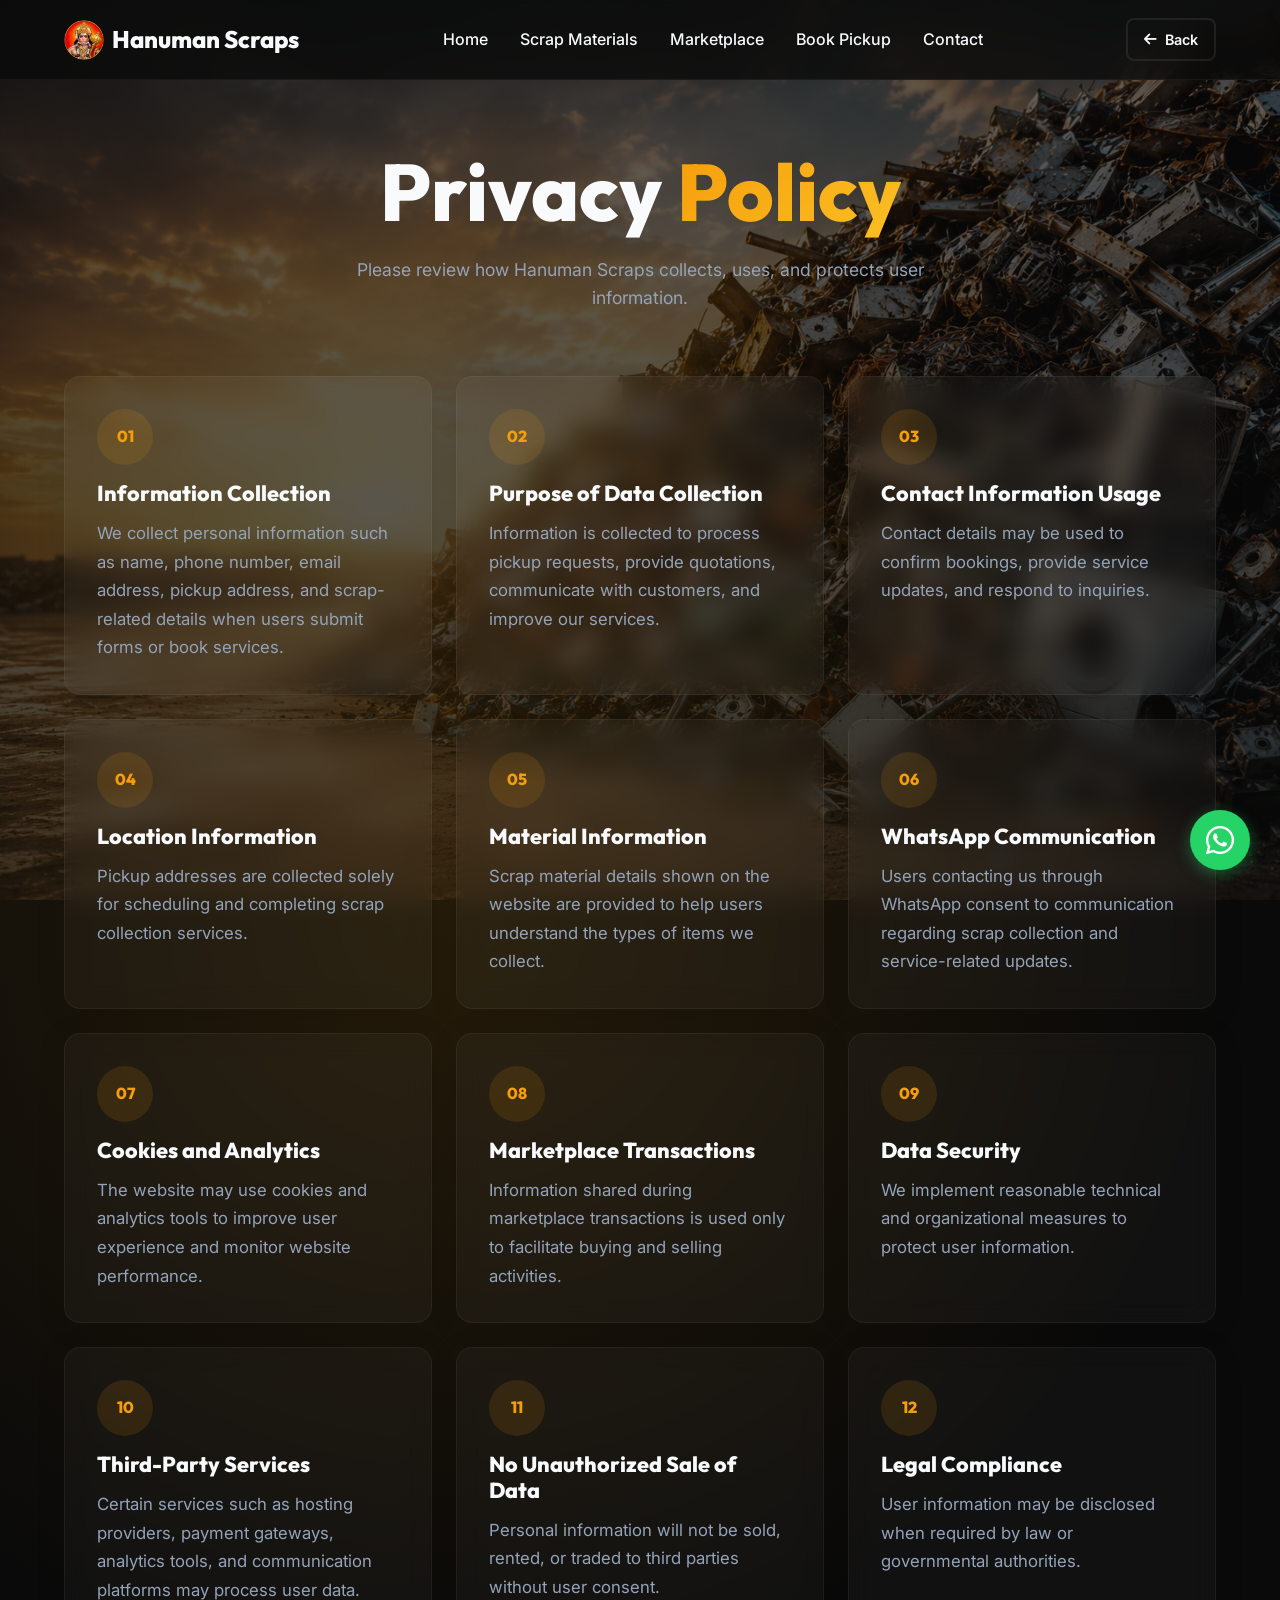
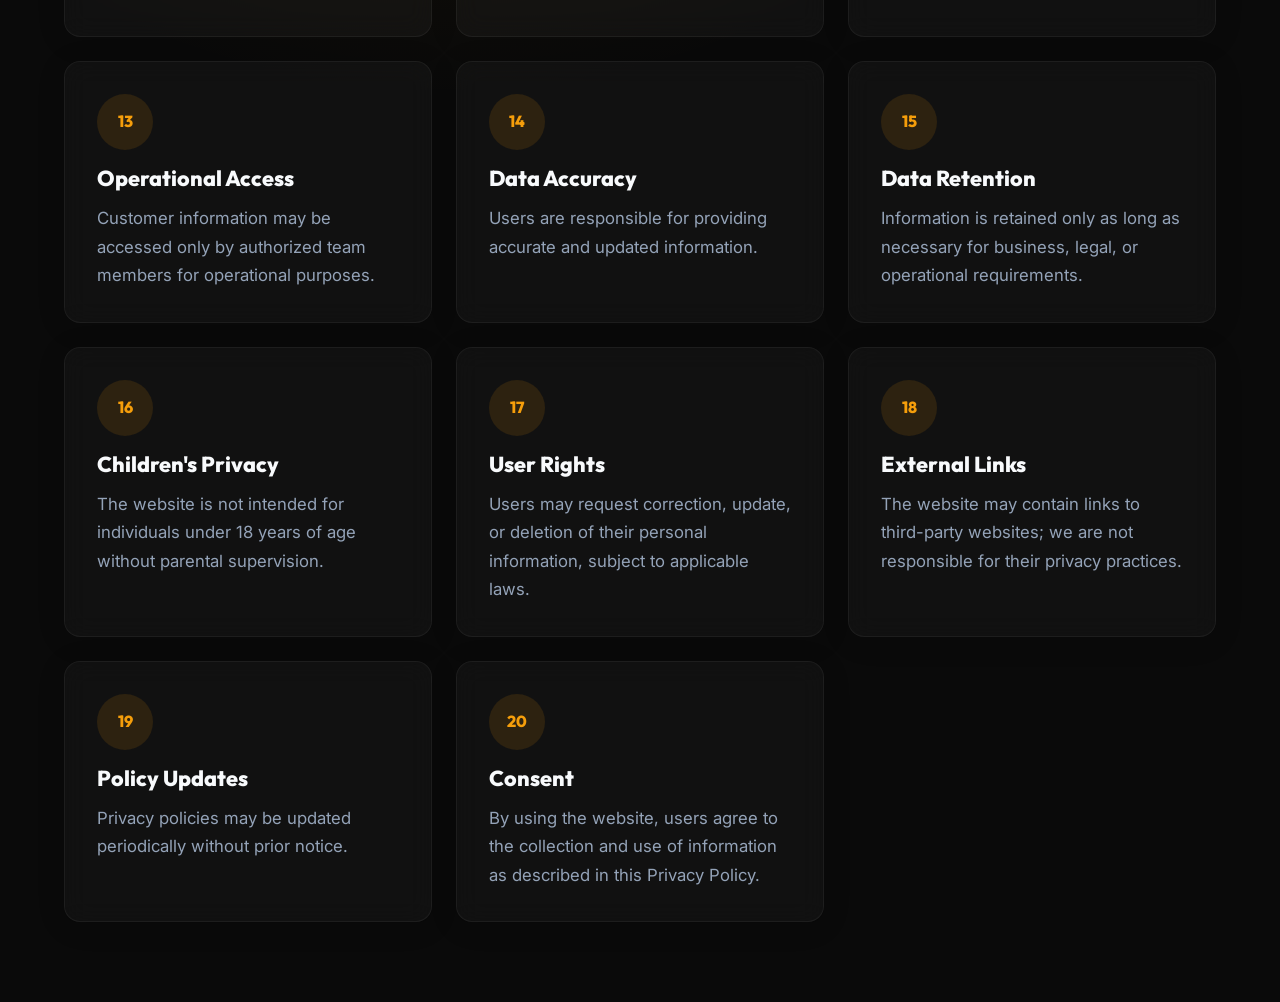
<file: privacy.html>
<!DOCTYPE html>
<html lang="en" data-theme="dark">

<head>
    <meta charset="UTF-8">
    <meta name="viewport" content="width=device-width, initial-scale=1.0">
    <title>Privacy Policy - Hanuman Scraps</title>
    <meta name="description" content="Read the Privacy Policy for Hanuman Scraps services and website usage.">

    <link rel="icon" type="image/png" href="Hanuman_scarps.png">
    <link rel="preconnect" href="https://fonts.googleapis.com">
    <link rel="preconnect" href="https://fonts.gstatic.com" crossorigin>
    <link
        href="https://fonts.googleapis.com/css2?family=Inter:wght@300;400;500;600;700&family=Outfit:wght@300;400;600;800;900&display=swap"
        rel="stylesheet">
    <link rel="stylesheet" href="https://cdnjs.cloudflare.com/ajax/libs/font-awesome/6.4.0/css/all.min.css">
    <link rel="stylesheet" href="style.css">
</head>

<body class="legal-page">
    <nav class="navbar scrolled">
        <div class="container nav-container">
            <a href="index.html" class="logo">
                <img src="Hanuman_scarps.png" alt="Hanuman Scraps Logo" class="brand-logo">
                <span class="logo-text">Hanuman Scraps</span>
            </a>

            <div class="nav-links">
                <a href="index.html#home" class="nav-link">Home</a>
                <a href="index.html#pricing" class="nav-link">Scrap Materials</a>
                <a href="index.html#marketplace" class="nav-link">Marketplace</a>
                <a href="index.html#booking" class="nav-link">Book Pickup</a>
                <a href="index.html#contact" class="nav-link">Contact</a>
            </div>

            <a href="index.html" class="btn btn-outline btn-sm"><i class="fa-solid fa-arrow-left"></i> Back</a>
        </div>
    </nav>

    <a href="https://wa.me/919014016066" target="_blank" class="floating-whatsapp" aria-label="Chat on WhatsApp">
        <i class="fa-brands fa-whatsapp"></i>
    </a>

    <main>
        <section class="legal-hero">
            <div class="legal-hero-overlay"></div>
            <div class="container legal-content">
                <div class="section-header">
                    <h1 class="section-title">Privacy <span class="text-gradient">Policy</span></h1>
                    <p class="section-desc">Please review how Hanuman Scraps collects, uses, and protects user information.</p>
                </div>

                <div class="terms-grid">
                    <div class="terms-item glass-panel">
                        <span class="terms-number">01</span>
                        <h3>Information Collection</h3>
                        <p>We collect personal information such as name, phone number, email address, pickup address, and scrap-related details when users submit forms or book services.</p>
                    </div>
                    <div class="terms-item glass-panel">
                        <span class="terms-number">02</span>
                        <h3>Purpose of Data Collection</h3>
                        <p>Information is collected to process pickup requests, provide quotations, communicate with customers, and improve our services.</p>
                    </div>
                    <div class="terms-item glass-panel">
                        <span class="terms-number">03</span>
                        <h3>Contact Information Usage</h3>
                        <p>Contact details may be used to confirm bookings, provide service updates, and respond to inquiries.</p>
                    </div>
                    <div class="terms-item glass-panel">
                        <span class="terms-number">04</span>
                        <h3>Location Information</h3>
                        <p>Pickup addresses are collected solely for scheduling and completing scrap collection services.</p>
                    </div>
                    <div class="terms-item glass-panel">
                        <span class="terms-number">05</span>
                        <h3>Material Information</h3>
                        <p>Scrap material details shown on the website are provided to help users understand the types of items we collect.</p>
                    </div>
                    <div class="terms-item glass-panel">
                        <span class="terms-number">06</span>
                        <h3>WhatsApp Communication</h3>
                        <p>Users contacting us through WhatsApp consent to communication regarding scrap collection and service-related updates.</p>
                    </div>
                    <div class="terms-item glass-panel">
                        <span class="terms-number">07</span>
                        <h3>Cookies and Analytics</h3>
                        <p>The website may use cookies and analytics tools to improve user experience and monitor website performance.</p>
                    </div>
                    <div class="terms-item glass-panel">
                        <span class="terms-number">08</span>
                        <h3>Marketplace Transactions</h3>
                        <p>Information shared during marketplace transactions is used only to facilitate buying and selling activities.</p>
                    </div>
                    <div class="terms-item glass-panel">
                        <span class="terms-number">09</span>
                        <h3>Data Security</h3>
                        <p>We implement reasonable technical and organizational measures to protect user information.</p>
                    </div>
                    <div class="terms-item glass-panel">
                        <span class="terms-number">10</span>
                        <h3>Third-Party Services</h3>
                        <p>Certain services such as hosting providers, payment gateways, analytics tools, and communication platforms may process user data.</p>
                    </div>
                    <div class="terms-item glass-panel">
                        <span class="terms-number">11</span>
                        <h3>No Unauthorized Sale of Data</h3>
                        <p>Personal information will not be sold, rented, or traded to third parties without user consent.</p>
                    </div>
                    <div class="terms-item glass-panel">
                        <span class="terms-number">12</span>
                        <h3>Legal Compliance</h3>
                        <p>User information may be disclosed when required by law or governmental authorities.</p>
                    </div>
                    <div class="terms-item glass-panel">
                        <span class="terms-number">13</span>
                        <h3>Operational Access</h3>
                        <p>Customer information may be accessed only by authorized team members for operational purposes.</p>
                    </div>
                    <div class="terms-item glass-panel">
                        <span class="terms-number">14</span>
                        <h3>Data Accuracy</h3>
                        <p>Users are responsible for providing accurate and updated information.</p>
                    </div>
                    <div class="terms-item glass-panel">
                        <span class="terms-number">15</span>
                        <h3>Data Retention</h3>
                        <p>Information is retained only as long as necessary for business, legal, or operational requirements.</p>
                    </div>
                    <div class="terms-item glass-panel">
                        <span class="terms-number">16</span>
                        <h3>Children's Privacy</h3>
                        <p>The website is not intended for individuals under 18 years of age without parental supervision.</p>
                    </div>
                    <div class="terms-item glass-panel">
                        <span class="terms-number">17</span>
                        <h3>User Rights</h3>
                        <p>Users may request correction, update, or deletion of their personal information, subject to applicable laws.</p>
                    </div>
                    <div class="terms-item glass-panel">
                        <span class="terms-number">18</span>
                        <h3>External Links</h3>
                        <p>The website may contain links to third-party websites; we are not responsible for their privacy practices.</p>
                    </div>
                    <div class="terms-item glass-panel">
                        <span class="terms-number">19</span>
                        <h3>Policy Updates</h3>
                        <p>Privacy policies may be updated periodically without prior notice.</p>
                    </div>
                    <div class="terms-item glass-panel">
                        <span class="terms-number">20</span>
                        <h3>Consent</h3>
                        <p>By using the website, users agree to the collection and use of information as described in this Privacy Policy.</p>
                    </div>
                </div>
            </div>
        </section>
    </main>
</body>

</html>
</file>
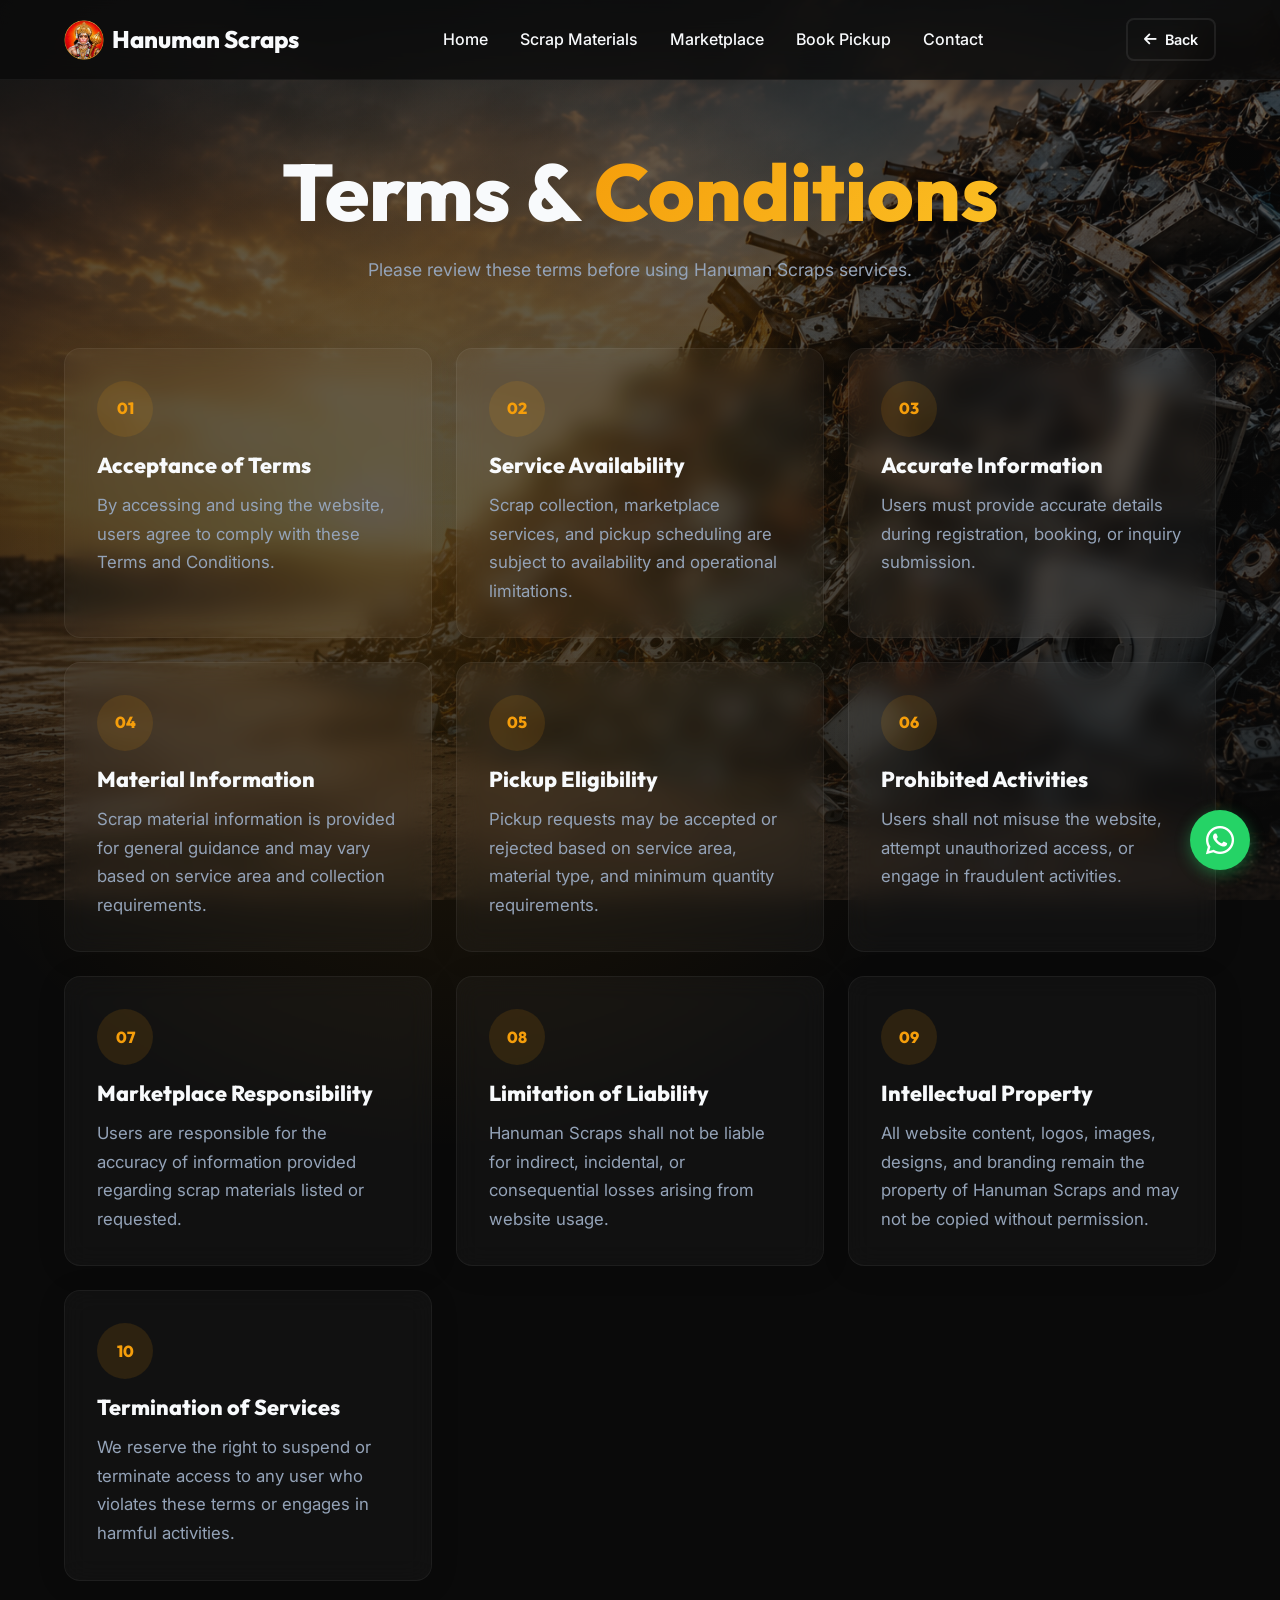
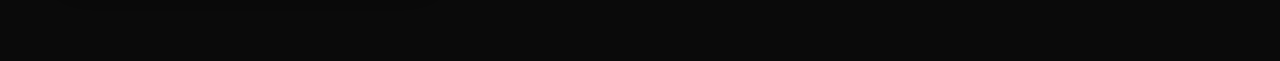
<file: terms.html>
<!DOCTYPE html>
<html lang="en" data-theme="dark">

<head>
    <meta charset="UTF-8">
    <meta name="viewport" content="width=device-width, initial-scale=1.0">
    <title>Terms & Conditions - Hanuman Scraps</title>
    <meta name="description" content="Read the Terms & Conditions for using Hanuman Scraps services.">

    <link rel="icon" type="image/png" href="Hanuman_scarps.png">
    <link rel="preconnect" href="https://fonts.googleapis.com">
    <link rel="preconnect" href="https://fonts.gstatic.com" crossorigin>
    <link
        href="https://fonts.googleapis.com/css2?family=Inter:wght@300;400;500;600;700&family=Outfit:wght@300;400;600;800;900&display=swap"
        rel="stylesheet">
    <link rel="stylesheet" href="https://cdnjs.cloudflare.com/ajax/libs/font-awesome/6.4.0/css/all.min.css">
    <link rel="stylesheet" href="style.css">
</head>

<body class="legal-page">
    <nav class="navbar scrolled">
        <div class="container nav-container">
            <a href="index.html" class="logo">
                <img src="Hanuman_scarps.png" alt="Hanuman Scraps Logo" class="brand-logo">
                <span class="logo-text">Hanuman Scraps</span>
            </a>

            <div class="nav-links">
                <a href="index.html#home" class="nav-link">Home</a>
                <a href="index.html#pricing" class="nav-link">Scrap Materials</a>
                <a href="index.html#marketplace" class="nav-link">Marketplace</a>
                <a href="index.html#booking" class="nav-link">Book Pickup</a>
                <a href="index.html#contact" class="nav-link">Contact</a>
            </div>

            <a href="index.html" class="btn btn-outline btn-sm"><i class="fa-solid fa-arrow-left"></i> Back</a>
        </div>
    </nav>

    <a href="https://wa.me/919014016066" target="_blank" class="floating-whatsapp" aria-label="Chat on WhatsApp">
        <i class="fa-brands fa-whatsapp"></i>
    </a>

    <main>
        <section class="legal-hero">
            <div class="legal-hero-overlay"></div>
            <div class="container legal-content">
                <div class="section-header">
                    <h1 class="section-title">Terms & <span class="text-gradient">Conditions</span></h1>
                    <p class="section-desc">Please review these terms before using Hanuman Scraps services.</p>
                </div>

                <div class="terms-grid">
                    <div class="terms-item glass-panel">
                        <span class="terms-number">01</span>
                        <h3>Acceptance of Terms</h3>
                        <p>By accessing and using the website, users agree to comply with these Terms and Conditions.</p>
                    </div>
                    <div class="terms-item glass-panel">
                        <span class="terms-number">02</span>
                        <h3>Service Availability</h3>
                        <p>Scrap collection, marketplace services, and pickup scheduling are subject to availability and operational limitations.</p>
                    </div>
                    <div class="terms-item glass-panel">
                        <span class="terms-number">03</span>
                        <h3>Accurate Information</h3>
                        <p>Users must provide accurate details during registration, booking, or inquiry submission.</p>
                    </div>
                    <div class="terms-item glass-panel">
                        <span class="terms-number">04</span>
                        <h3>Material Information</h3>
                        <p>Scrap material information is provided for general guidance and may vary based on service area and collection requirements.</p>
                    </div>
                    <div class="terms-item glass-panel">
                        <span class="terms-number">05</span>
                        <h3>Pickup Eligibility</h3>
                        <p>Pickup requests may be accepted or rejected based on service area, material type, and minimum quantity requirements.</p>
                    </div>
                    <div class="terms-item glass-panel">
                        <span class="terms-number">06</span>
                        <h3>Prohibited Activities</h3>
                        <p>Users shall not misuse the website, attempt unauthorized access, or engage in fraudulent activities.</p>
                    </div>
                    <div class="terms-item glass-panel">
                        <span class="terms-number">07</span>
                        <h3>Marketplace Responsibility</h3>
                        <p>Users are responsible for the accuracy of information provided regarding scrap materials listed or requested.</p>
                    </div>
                    <div class="terms-item glass-panel">
                        <span class="terms-number">08</span>
                        <h3>Limitation of Liability</h3>
                        <p>Hanuman Scraps shall not be liable for indirect, incidental, or consequential losses arising from website usage.</p>
                    </div>
                    <div class="terms-item glass-panel">
                        <span class="terms-number">09</span>
                        <h3>Intellectual Property</h3>
                        <p>All website content, logos, images, designs, and branding remain the property of Hanuman Scraps and may not be copied without permission.</p>
                    </div>
                    <div class="terms-item glass-panel">
                        <span class="terms-number">10</span>
                        <h3>Termination of Services</h3>
                        <p>We reserve the right to suspend or terminate access to any user who violates these terms or engages in harmful activities.</p>
                    </div>
                </div>
            </div>
        </section>
    </main>
</body>

</html>
</file>
<file: style.css>
/* --- Variables & Theming --- */
:root {
    /* Light Theme (Fallback/Optional) */
    --bg-main: #f8fafc;
    --bg-alt: #f1f5f9;
    --text-main: #0f172a;
    --text-muted: #475569;
    --primary: #f59e0b; /* Amber/Gold */
    --primary-hover: #d97706;
    --secondary: #2563eb;
    --border-color: rgba(0, 0, 0, 0.1);
    --glass-bg: rgba(255, 255, 255, 0.7);
    --glass-border: rgba(255, 255, 255, 0.3);
    --page-bg-overlay: rgba(248, 250, 252, 0.78);
    --section-darker-bg: rgba(241, 245, 249, 0.9);
    --hero-overlay-edge: rgba(248, 250, 252, 0.45);
    --nav-scrolled-bg: rgba(255, 255, 255, 0.9);
    --accent-glow: rgba(245, 158, 11, 0.15);
    --radius: 16px;
    --transition: all 0.3s ease;
}

[data-theme="dark"] {
    /* Dark Industrial Theme */
    --bg-main: #0a0a0a;
    --bg-alt: #111111;
    --text-main: #f8fafc;
    --text-muted: #94a3b8;
    --primary: #f59e0b; /* Amber/Gold */
    --primary-hover: #d97706;
    --secondary: #1f2937;
    --border-color: rgba(255, 255, 255, 0.08);
    --glass-bg: rgba(255, 255, 255, 0.03);
    --glass-border: rgba(255, 255, 255, 0.05);
    --page-bg-overlay: rgba(10, 10, 10, 0.76);
    --section-darker-bg: rgba(17, 17, 17, 0.9);
    --hero-overlay-edge: rgba(10, 10, 10, 0.42);
    --nav-scrolled-bg: rgba(10, 10, 10, 0.8);
    --accent-glow: rgba(245, 158, 11, 0.15);
}

[data-theme="cyberpunk"] {
    --bg-main: #080712;
    --bg-alt: #111025;
    --text-main: #f8f7ff;
    --text-muted: #b7b4d8;
    --primary: #00f5ff;
    --primary-hover: #ff2bd6;
    --secondary: #7c3aed;
    --border-color: rgba(0, 245, 255, 0.22);
    --glass-bg: rgba(14, 13, 35, 0.58);
    --glass-border: rgba(0, 245, 255, 0.18);
    --page-bg-overlay: rgba(8, 7, 18, 0.72);
    --section-darker-bg: rgba(17, 16, 37, 0.9);
    --hero-overlay-edge: rgba(8, 7, 18, 0.46);
    --nav-scrolled-bg: rgba(8, 7, 18, 0.86);
    --accent-glow: rgba(255, 43, 214, 0.18);
}

[data-theme="ocean"] {
    --bg-main: #031923;
    --bg-alt: #063247;
    --text-main: #eefcff;
    --text-muted: #a9cfda;
    --primary: #38d9c8;
    --primary-hover: #18a999;
    --secondary: #0e7490;
    --border-color: rgba(56, 217, 200, 0.18);
    --glass-bg: rgba(6, 50, 71, 0.48);
    --glass-border: rgba(169, 207, 218, 0.18);
    --page-bg-overlay: rgba(3, 25, 35, 0.74);
    --section-darker-bg: rgba(3, 35, 48, 0.9);
    --hero-overlay-edge: rgba(3, 25, 35, 0.45);
    --nav-scrolled-bg: rgba(3, 25, 35, 0.86);
    --accent-glow: rgba(56, 217, 200, 0.16);
}

[data-theme="sunrise"] {
    --bg-main: #fff7ed;
    --bg-alt: #ffedd5;
    --text-main: #2f1f18;
    --text-muted: #765849;
    --primary: #f97316;
    --primary-hover: #db2777;
    --secondary: #be123c;
    --border-color: rgba(249, 115, 22, 0.2);
    --glass-bg: rgba(255, 255, 255, 0.66);
    --glass-border: rgba(255, 237, 213, 0.72);
    --page-bg-overlay: rgba(255, 247, 237, 0.78);
    --section-darker-bg: rgba(255, 237, 213, 0.88);
    --hero-overlay-edge: rgba(255, 247, 237, 0.46);
    --nav-scrolled-bg: rgba(255, 247, 237, 0.92);
    --accent-glow: rgba(219, 39, 119, 0.14);
}

[data-theme="nova"] {
    --bg-main: #0b1020;
    --bg-alt: #151b2f;
    --text-main: #f7fbff;
    --text-muted: #b7c6d8;
    --primary: #a3e635;
    --primary-hover: #60a5fa;
    --secondary: #334155;
    --border-color: rgba(163, 230, 53, 0.2);
    --glass-bg: rgba(21, 27, 47, 0.58);
    --glass-border: rgba(247, 251, 255, 0.12);
    --page-bg-overlay: rgba(11, 16, 32, 0.73);
    --section-darker-bg: rgba(15, 23, 42, 0.88);
    --hero-overlay-edge: rgba(11, 16, 32, 0.46);
    --nav-scrolled-bg: rgba(11, 16, 32, 0.86);
    --accent-glow: rgba(96, 165, 250, 0.16);
}

/* --- Reset & Base --- */
* {
    margin: 0;
    padding: 0;
    box-sizing: border-box;
}

html {
    scroll-behavior: smooth;
    font-family: 'Inter', sans-serif;
    font-size: 16px;
}

body {
    background-color: var(--bg-main);
    background-image: linear-gradient(var(--page-bg-overlay), var(--page-bg-overlay)), url('BG.png');
    background-position: center;
    background-size: cover;
    background-repeat: no-repeat;
    background-attachment: fixed;
    color: var(--text-main);
    line-height: 1.6;
    transition: background-color var(--transition), color var(--transition);
    overflow-x: hidden;
}

h1, h2, h3, h4, h5, h6 {
    font-family: 'Outfit', sans-serif;
    font-weight: 800;
    line-height: 1.2;
    color: var(--text-main);
}

a { text-decoration: none; color: inherit; }
ul { list-style: none; }
img { max-width: 100%; height: auto; display: block; }

.container {
    width: 100%;
    max-width: 1200px;
    margin: 0 auto;
    padding: 0 1.5rem;
}

.section { padding: 6rem 0; position: relative; }
.section-darker { background-color: var(--section-darker-bg); }
.section-header { text-align: center; margin-bottom: 4rem; }
.section-title { font-size: clamp(2rem, 5vw, 3rem); margin-bottom: 1rem; }
.section-desc { color: var(--text-muted); font-size: 1.1rem; max-width: 600px; margin: 0 auto; }

.text-gradient {
    background: linear-gradient(135deg, var(--primary), #fbbf24);
    -webkit-background-clip: text;
    -webkit-text-fill-color: transparent;
    display: inline-block;
}

/* --- Utilities & Buttons --- */
.mt-2 { margin-top: 1rem; }
.mt-3 { margin-top: 1.5rem; }
.mb-3 { margin-bottom: 1.5rem; }
.mb-4 { margin-bottom: 2rem; }
.text-muted { color: var(--text-muted); }
.hidden { display: none !important; }

.btn {
    display: inline-flex; align-items: center; justify-content: center; gap: 0.5rem;
    padding: 0.75rem 1.5rem; border-radius: 8px; font-weight: 600; cursor: pointer;
    border: 2px solid transparent; transition: var(--transition);
    font-family: 'Inter', sans-serif; font-size: 1rem;
}
.btn-lg { padding: 1rem 2rem; font-size: 1.1rem; }
.btn-sm { padding: 0.5rem 1rem; font-size: 0.9rem; }
.btn-block { width: 100%; }

.btn-primary { background: var(--primary); color: #000; }
.btn-primary:hover { background: var(--primary-hover); transform: translateY(-2px); box-shadow: 0 10px 20px rgba(245, 158, 11, 0.2); }
.btn-secondary { background: var(--secondary); color: #fff; }
.btn-secondary:hover { background: #374151; transform: translateY(-2px); }
.btn-outline { background: transparent; border-color: var(--border-color); color: var(--text-main); }
.btn-outline:hover { border-color: var(--primary); color: var(--primary); }

.btn-icon {
    background: transparent; border: none; color: var(--text-main); font-size: 1.25rem;
    cursor: pointer; width: 40px; height: 40px; border-radius: 50%;
    display: flex; align-items: center; justify-content: center;
    transition: background 0.3s;
}
.btn-icon:hover { background: var(--glass-bg); }

.theme-picker {
    position: relative;
}

.theme-menu {
    position: absolute;
    top: calc(100% + 0.75rem);
    right: 0;
    z-index: 1100;
    width: 240px;
    padding: 0.6rem;
    display: grid;
    gap: 0.25rem;
    opacity: 0;
    visibility: hidden;
    transform: translateY(-8px);
    transition: opacity 0.2s ease, transform 0.2s ease, visibility 0.2s ease;
}

.theme-picker.open .theme-menu {
    opacity: 1;
    visibility: visible;
    transform: translateY(0);
}

.theme-option {
    width: 100%;
    background: transparent;
    border: 0;
    border-radius: 8px;
    color: var(--text-main);
    cursor: pointer;
    font: inherit;
    font-weight: 700;
    padding: 0.8rem 1rem;
    text-align: left;
    transition: var(--transition);
}

.theme-option:hover,
.theme-option.active {
    background: var(--primary);
    color: #000;
}

/* --- Glassmorphism --- */
.glass-panel {
    background: var(--glass-bg);
    backdrop-filter: blur(12px);
    -webkit-backdrop-filter: blur(12px);
    border: 1px solid var(--glass-border);
    border-radius: var(--radius);
    box-shadow: 0 4px 30px rgba(0, 0, 0, 0.1);
}

/* --- Loader --- */
.loader-wrapper {
    position: fixed; top: 0; left: 0; width: 100%; height: 100%;
    background: var(--bg-main); z-index: 9999;
    display: flex; justify-content: center; align-items: center;
    transition: opacity 0.5s ease;
}
.loader-content { text-align: center; }
.loader-logo { width: 80px; margin-bottom: 20px; animation: pulse 2s infinite; }
.loader-bar {
    width: 200px; height: 4px; background: var(--border-color); border-radius: 4px;
    overflow: hidden; position: relative; margin: 0 auto;
}
.loader-bar::after {
    content: ''; position: absolute; left: 0; top: 0; height: 100%; width: 50%;
    background: var(--primary); animation: loadBar 1.5s infinite ease-in-out;
}
@keyframes pulse { 0%, 100% { transform: scale(1); opacity: 1; } 50% { transform: scale(1.1); opacity: 0.7; } }
@keyframes loadBar { 0% { left: -50%; } 100% { left: 100%; } }

/* --- Navbar --- */
.navbar {
    position: fixed; top: 0; left: 0; width: 100%; z-index: 1000;
    height: 80px; transition: background 0.3s, backdrop-filter 0.3s;
    border-bottom: 1px solid transparent;
}
.navbar.scrolled {
    background: var(--nav-scrolled-bg); backdrop-filter: blur(15px);
    border-bottom: 1px solid var(--glass-border);
}

.nav-container { display: flex; justify-content: space-between; align-items: center; height: 100%; }
.logo { display: flex; align-items: center; gap: 0.5rem; font-size: 1.5rem; font-weight: 800; font-family: 'Outfit'; }
.brand-logo { width: 40px; height: 40px; border-radius: 50%; }
.nav-links { display: flex; gap: 2rem; }
.nav-link { font-weight: 500; font-size: 1rem; transition: color 0.3s; position: relative; }
.nav-link:hover { color: var(--primary); }
.nav-link::after {
    content: ''; position: absolute; width: 0; height: 2px; bottom: -4px; left: 0;
    background: var(--primary); transition: width 0.3s;
}
.nav-link:hover::after { width: 100%; }
.nav-tools { display: flex; align-items: center; gap: 1rem; }
.hamburger { display: none; background: none; border: none; color: var(--text-main); font-size: 1.5rem; cursor: pointer; }

/* --- Hero Section --- */
.hero {
    position: relative; min-height: 100vh; display: flex; flex-direction: column;
    padding-top: 100px; overflow: hidden;
}
.hero-bg-overlay {
    position: absolute; top: 0; left: 0; width: 100%; height: 100%;
    background: radial-gradient(circle at 50% 50%, var(--accent-glow) 0%, var(--hero-overlay-edge) 70%);
    z-index: -1;
}
.hero-shapes .shape {
    position: absolute; border-radius: 50%; filter: blur(100px); z-index: -2; opacity: 0.5;
}
.hero-shapes .s1 { width: 400px; height: 400px; background: var(--accent-glow); top: -10%; right: -5%; }
.hero-shapes .s2 { width: 300px; height: 300px; background: var(--accent-glow); bottom: 10%; left: -10%; }

.hero-content { display: flex; flex-direction: column; justify-content: center; gap: 4rem; flex: 1; }
.hero-text-wrapper { max-width: 800px; }
.hero-title { font-size: clamp(3rem, 8vw, 5rem); margin-bottom: 1.5rem; letter-spacing: -1px; }
.hero-subtitle { font-size: clamp(1.1rem, 2vw, 1.3rem); color: var(--text-muted); margin-bottom: 2.5rem; max-width: 600px; }
.hero-buttons { display: flex; gap: 1rem; flex-wrap: wrap; }

.hero-stats { display: flex; gap: 2rem; flex-wrap: wrap; }
.stat-item { flex: 1; min-width: 200px; padding: 2rem; text-align: center; }
.stat-item h3 { font-size: 2.5rem; display: inline-block; margin-bottom: 0.5rem; color: var(--primary); }
.stat-plus { font-size: 2.5rem; color: var(--primary); font-weight: 800; }
.stat-item p { color: var(--text-muted); font-weight: 500; text-transform: uppercase; letter-spacing: 1px; font-size: 0.9rem; }

/* Ticker */
.ticker-wrap {
    width: 100%; background: var(--primary);
    display: flex; align-items: center; height: 40px; overflow: hidden; color: #000;
    margin-top: 4rem; position: relative; z-index: 10;
}
.ticker-heading { font-weight: 800; font-size: 0.8rem; padding: 0 1rem; background: #000; color: var(--primary); height: 100%; display: flex; align-items: center; z-index: 2; position: relative; letter-spacing: 1px; }
.ticker { width: 100%; overflow: hidden; padding-left: 2rem; }
.ticker__inner { display: flex; white-space: nowrap; animation: ticker 30s linear infinite; gap: 3rem; font-weight: 600; font-size: 0.9rem; }
.ticker-item span { font-weight: 800; }
.trend-up { color: #166534; margin-left: 4px; }
.trend-down { color: #991b1b; margin-left: 4px; }
@keyframes ticker { 0% { transform: translateX(0); } 100% { transform: translateX(-50%); } }

/* --- Materials Section --- */
.pricing-grid { display: grid; grid-template-columns: repeat(auto-fit, minmax(280px, 1fr)); gap: 2rem; }
.material-card { padding: 0; overflow: hidden; display: flex; flex-direction: column; transition: transform 0.3s; }
.material-card:hover { transform: translateY(-5px); }
.material-card-img { width: 100%; height: 200px; object-fit: cover; border-bottom: 1px solid var(--glass-border); }
.material-card-body { padding: 1.5rem; text-align: center; }
.material-card-category { font-size: 0.8rem; text-transform: uppercase; color: var(--primary); font-weight: 700; letter-spacing: 1px; margin-bottom: 0.5rem; }
.material-card h3 { font-size: 1.5rem; margin-bottom: 1rem; }

/* --- Calculator Section --- */
.calc-wrapper { display: flex; flex-wrap: wrap; overflow: hidden; }
.calc-content { flex: 1; min-width: 300px; padding: 4rem; }
.calc-content h2 { font-size: 2.5rem; margin-bottom: 1rem; }
.calc-content p { color: var(--text-muted); margin-bottom: 2rem; }
.calc-result { flex: 0.5; min-width: 250px; background: rgba(245, 158, 11, 0.05); padding: 4rem; display: flex; flex-direction: column; justify-content: center; border-left: 1px solid var(--glass-border); }
.result-amount { font-size: 3.5rem; font-weight: 800; color: var(--primary); font-family: 'Outfit'; margin: 1rem 0; line-height: 1; }
.result-note { font-size: 0.85rem; color: var(--text-muted); }

/* Forms */
.form-group { margin-bottom: 1.5rem; }
.form-row { display: flex; gap: 1.5rem; }
.form-row .form-group { flex: 1; }
label { display: block; margin-bottom: 0.5rem; font-weight: 600; font-size: 0.9rem; color: var(--text-muted); }
input, select, textarea {
    width: 100%; padding: 0.8rem 1rem; background: var(--bg-alt);
    border: 1px solid var(--border-color); border-radius: 8px;
    color: var(--text-main); font-family: 'Inter', sans-serif; font-size: 1rem;
    transition: var(--transition);
}
input:focus, select:focus, textarea:focus { outline: none; border-color: var(--primary); box-shadow: 0 0 0 3px rgba(245, 158, 11, 0.1); }
select { appearance: none; background-image: url('data:image/svg+xml;utf8,<svg fill="%2394a3b8" viewBox="0 0 24 24" xmlns="http://www.w3.org/2000/svg"><path d="M7 10l5 5 5-5z"/></svg>'); background-repeat: no-repeat; background-position: right 1rem center; }

/* --- Booking Section --- */
.booking-wrapper { display: flex; gap: 4rem; align-items: center; }
.booking-info { flex: 1; }
.booking-features { margin-top: 2rem; display: flex; flex-direction: column; gap: 1rem; }
.booking-features li { display: flex; align-items: center; gap: 1rem; font-size: 1.1rem; font-weight: 500; }
.booking-form-container { flex: 1.2; padding: 3rem; }
.alert-box { background: rgba(245, 158, 11, 0.1); border-left: 4px solid var(--primary); padding: 1rem; margin-bottom: 1.5rem; font-size: 0.9rem; color: var(--text-main); border-radius: 0 8px 8px 0; }

/* --- Why Us Section --- */
.why-us-grid { display: grid; grid-template-columns: repeat(auto-fit, minmax(250px, 1fr)); gap: 2rem; }
.feature-card { padding: 2.5rem 2rem; text-align: center; transition: transform 0.3s; }
.feature-card:hover { transform: translateY(-10px); }
.icon-box { width: 70px; height: 70px; margin: 0 auto 1.5rem; background: rgba(245, 158, 11, 0.1); border-radius: 50%; display: flex; align-items: center; justify-content: center; font-size: 2rem; color: var(--primary); }
.feature-card h3 { font-size: 1.3rem; margin-bottom: 1rem; }

/* --- Testimonials Section --- */
.testimonial-swiper { padding-bottom: 3rem; }
.testimonial-card { padding: 3rem; text-align: center; height: 100%; display: flex; flex-direction: column; justify-content: center; }
.rating { color: var(--primary); margin-bottom: 1.5rem; font-size: 1.2rem; }
.quote { font-size: 1.2rem; font-style: italic; margin-bottom: 2rem; color: var(--text-main); }
.author { font-weight: 700; color: var(--text-muted); }
.swiper-pagination-bullet-active { background: var(--primary) !important; }

/* --- FAQ Section --- */
.faq-container { max-width: 800px; margin: 0 auto; display: flex; flex-direction: column; gap: 1rem; }
.faq-item { padding: 0; overflow: hidden; }
.faq-question { padding: 1.5rem; font-weight: 600; font-size: 1.1rem; cursor: pointer; display: flex; justify-content: space-between; align-items: center; transition: color 0.3s; }
.faq-question:hover { color: var(--primary); }
.faq-question i { transition: transform 0.3s; }
.faq-item.active .faq-question i { transform: rotate(180deg); }
.faq-answer { padding: 0 1.5rem; max-height: 0; overflow: hidden; transition: max-height 0.3s ease, padding 0.3s ease; color: var(--text-muted); }
.faq-item.active .faq-answer { padding: 0 1.5rem 1.5rem; max-height: 500px; }

/* --- Terms Section --- */
.terms-grid { display: grid; grid-template-columns: repeat(auto-fit, minmax(260px, 1fr)); gap: 1.5rem; }
.terms-item { padding: 1.5rem; position: relative; overflow: hidden; }
.terms-number {
    display: inline-flex; align-items: center; justify-content: center;
    width: 42px; height: 42px; margin-bottom: 1rem; border-radius: 50%;
    background: rgba(245, 158, 11, 0.12); color: var(--primary);
    font-family: 'Outfit', sans-serif; font-weight: 800; font-size: 0.9rem;
}
.terms-item h3 { font-size: 1.2rem; margin-bottom: 0.75rem; }
.terms-item p { color: var(--text-muted); font-size: 0.95rem; }

.legal-page {
    min-height: 100vh;
    background-image: linear-gradient(rgba(10, 10, 10, 0.62), rgba(10, 10, 10, 0.82)), url('BG.png');
}
.legal-hero {
    position: relative;
    min-height: 100vh;
    padding: 9rem 0 5rem;
    overflow: hidden;
}
.legal-hero-overlay {
    position: absolute;
    inset: 0;
    background: radial-gradient(circle at 35% 35%, rgba(245, 158, 11, 0.12), transparent 42%);
    pointer-events: none;
}
.legal-content { position: relative; z-index: 1; }
.legal-content .section-title { font-size: clamp(3rem, 7vw, 5rem); }
.legal-content .terms-grid { grid-template-columns: repeat(auto-fit, minmax(280px, 1fr)); }
.legal-content .terms-item {
    min-height: 240px;
    padding: 2rem;
    border-radius: var(--radius);
}
.legal-content .terms-number { width: 56px; height: 56px; font-size: 1rem; }
.legal-content .terms-item h3 { font-size: 1.35rem; }
.legal-content .terms-item p { font-size: 1.05rem; line-height: 1.7; }

/* --- Contact Section --- */
.contact-wrapper { display: flex; gap: 3rem; }
.contact-info { flex: 1; display: flex; flex-direction: column; gap: 1.5rem; justify-content: center; }
.info-item { display: flex; align-items: center; gap: 1.5rem; padding: 1.5rem; }
.icon-circle { width: 50px; height: 50px; border-radius: 50%; background: rgba(245, 158, 11, 0.1); color: var(--primary); display: flex; align-items: center; justify-content: center; font-size: 1.2rem; }
.map-container { flex: 1.5; min-height: 350px; display: block; padding: 0; position: relative; transition: all 0.4s ease; text-decoration: none; overflow: hidden; }
.clickable-map:hover {
    transform: scale(1.02);
    box-shadow: 0 0 20px rgba(245, 158, 11, 0.4);
    border-color: var(--primary);
}
.map-overlay-btn {
    position: absolute; bottom: 2rem; left: 50%; transform: translateX(-50%);
    background: var(--bg-main); color: var(--text-main); padding: 0.8rem 1.5rem;
    border-radius: 30px; font-weight: 600; font-size: 0.9rem; display: flex;
    align-items: center; gap: 0.5rem; box-shadow: 0 4px 15px rgba(0,0,0,0.3);
    border: 1px solid var(--border-color); transition: var(--transition); z-index: 2;
}
.clickable-map:hover .map-overlay-btn { background: var(--primary); color: #000; border-color: var(--primary); }

/* Floating WhatsApp */
.floating-whatsapp {
    position: fixed; bottom: 30px; right: 30px; width: 60px; height: 60px;
    background: #25D366; color: white; border-radius: 50%; display: flex;
    align-items: center; justify-content: center; font-size: 2rem;
    box-shadow: 0 4px 15px rgba(37, 211, 102, 0.4); z-index: 999;
    transition: transform 0.3s;
}
.floating-whatsapp:hover { transform: scale(1.1) rotate(5deg); }

/* --- Footer --- */
.footer { background: var(--bg-alt); padding: 5rem 0 2rem; border-top: 1px solid var(--glass-border); }
.footer-top { display: grid; grid-template-columns: 2fr 1fr 1fr; gap: 4rem; margin-bottom: 3rem; }
.footer-brand .logo { margin-bottom: 1.5rem; }
.footer-desc { color: var(--text-muted); margin-bottom: 1.5rem; max-width: 300px; }
.social-links { display: flex; gap: 1rem; }
.social-links a { width: 40px; height: 40px; border-radius: 50%; background: var(--bg-main); display: flex; align-items: center; justify-content: center; color: var(--text-main); transition: var(--transition); }
.social-links a:hover { background: var(--primary); color: #000; transform: translateY(-3px); }
.footer-links h4 { margin-bottom: 1.5rem; font-size: 1.2rem; }
.footer-links ul { display: flex; flex-direction: column; gap: 0.8rem; }
.footer-links a { color: var(--text-muted); transition: color 0.3s; }
.footer-links a:hover { color: var(--primary); }
.footer-bottom { text-align: center; padding-top: 2rem; border-top: 1px solid var(--glass-border); color: var(--text-muted); font-size: 0.9rem; }

/* --- Modals --- */
.modal-overlay {
    position: fixed; top: 0; left: 0; width: 100%; height: 100%;
    background: rgba(0, 0, 0, 0.8); z-index: 2000;
    display: flex; justify-content: center; align-items: center;
    backdrop-filter: blur(5px); opacity: 1; transition: opacity 0.3s;
}
.modal-overlay.hidden { opacity: 0; pointer-events: none; }
.modal-content { width: 90%; max-width: 400px; padding: 2.5rem; position: relative; transform: scale(1); transition: transform 0.3s; }
.modal-overlay.hidden .modal-content { transform: scale(0.95); }
.modal-header { display: flex; justify-content: space-between; align-items: center; margin-bottom: 2rem; }
.btn-close { background: none; border: none; color: var(--text-muted); font-size: 1.5rem; cursor: pointer; transition: color 0.3s; }
.btn-close:hover { color: var(--primary); }
.error-msg { color: #ef4444; font-size: 0.9rem; margin-top: 0.5rem; }

.tab-btn { background: none; border: none; color: var(--text-muted); padding: 0.5rem 1rem; font-weight: 600; cursor: pointer; border-bottom: 2px solid transparent; transition: var(--transition); }
.tab-btn.active, .tab-btn:hover { color: var(--primary); border-bottom-color: var(--primary); }

/* --- Initial GSAP States --- */
.gsap-fade-up { opacity: 0; transform: translateY(40px); }
.gsap-fade-left { opacity: 0; transform: translateX(-40px); }
.gsap-fade-right { opacity: 0; transform: translateX(40px); }
.gsap-scale-in { opacity: 0; transform: scale(0.9); }

/* --- Responsive --- */
@media (max-width: 992px) {
    .hero-content { align-items: center; text-align: center; }
    .hero-buttons { justify-content: center; }
    .hero-stats { justify-content: center; }
    .booking-wrapper, .calc-wrapper, .contact-wrapper { flex-direction: column; gap: 2rem; }
    .calc-content, .calc-result { width: 100%; border-left: none; border-top: 1px solid var(--glass-border); }
    .footer-top { grid-template-columns: 1fr; gap: 2rem; }
}

@media (max-width: 768px) {
    .hamburger { display: block; }
    .nav-links {
        position: fixed; top: 80px; left: -100%; width: 100%; height: calc(100vh - 80px);
        background: var(--bg-main); flex-direction: column; align-items: center; justify-content: center;
        transition: left 0.3s;
    }
    .nav-links.active { left: 0; }
    .theme-menu { right: -3.5rem; width: 220px; }
    .hero-title { font-size: 2.5rem; }
    .section { padding: 4rem 0; }
    .form-row { flex-direction: column; gap: 0; }
}
</file>
